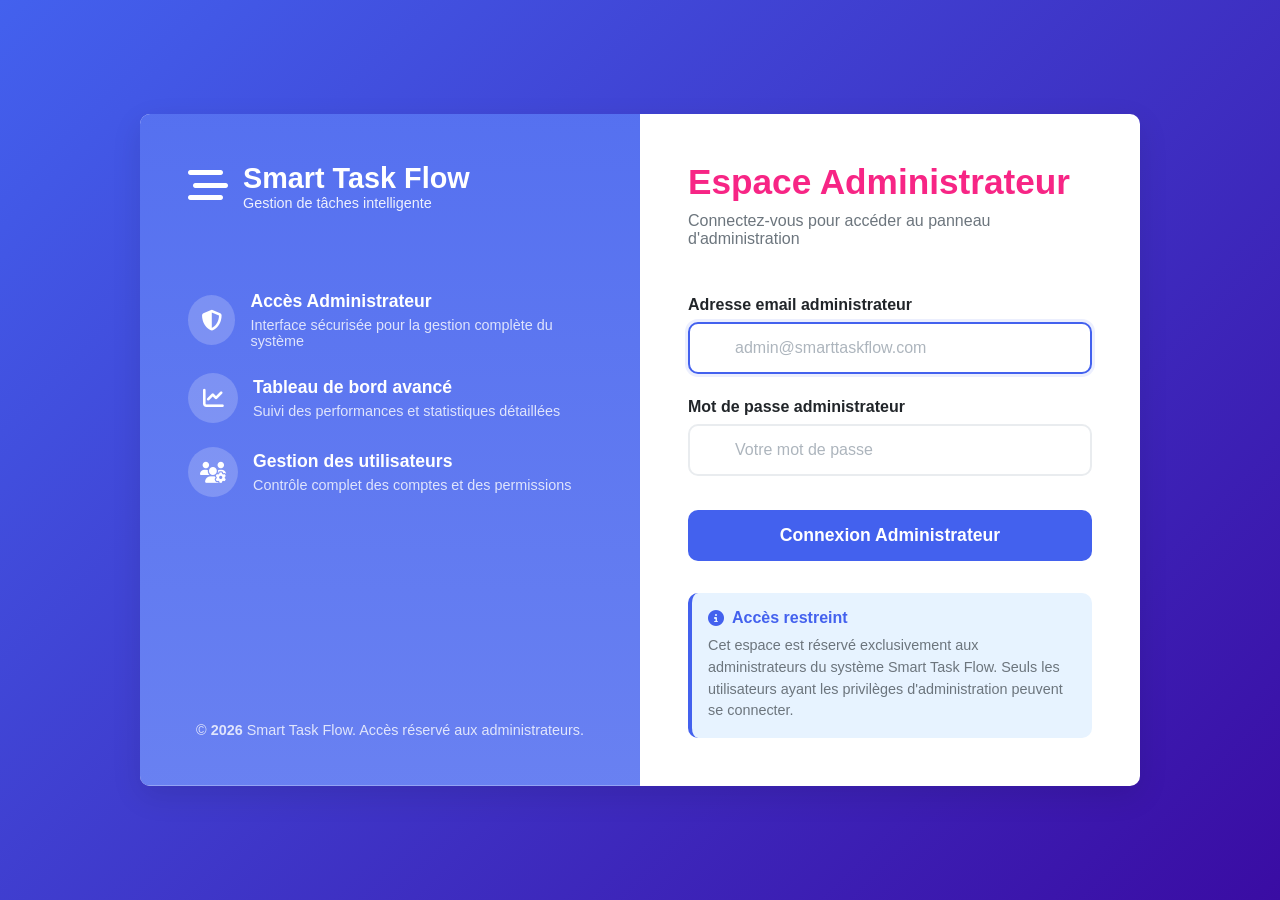
<file: SmartTaskFlow/wwwroot/index.html>
﻿<!DOCTYPE html>
<html lang="fr">
<head>
    <meta charset="UTF-8">
    <meta name="viewport" content="width=device-width, initial-scale=1.0">
    <title>Connexion Admin - Smart Task Flow</title>
    <link rel="stylesheet" href="https://cdnjs.cloudflare.com/ajax/libs/font-awesome/6.4.0/css/all.min.css">
    <style>
        :root {
            --primary-color: #4361ee;
            --primary-dark: #3f37c9;
            --success-color: #4cc9f0;
            --light-color: #f8f9fa;
            --dark-color: #212529;
            --gray-color: #6c757d;
            --light-gray: #e9ecef;
            --border-radius: 10px;
            --box-shadow: 0 10px 30px rgba(0, 0, 0, 0.1);
            --transition: all 0.3s ease;
        }

        * {
            margin: 0;
            padding: 0;
            box-sizing: border-box;
            font-family: 'Segoe UI', Tahoma, Geneva, Verdana, sans-serif;
        }

        body {
            background: linear-gradient(135deg, #4361ee 0%, #3a0ca3 100%);
            min-height: 100vh;
            display: flex;
            justify-content: center;
            align-items: center;
            padding: 20px;
        }

        .login-container {
            display: flex;
            width: 100%;
            max-width: 1000px;
            background-color: white;
            border-radius: var(--border-radius);
            overflow: hidden;
            box-shadow: var(--box-shadow);
            min-height: 600px;
        }

        .login-left {
            flex: 1;
            background: linear-gradient(rgba(67, 97, 238, 0.9), rgba(67, 97, 238, 0.8)), url('https://images.unsplash.com/photo-1557804506-669a67965ba0?ixlib=rb-4.0.3&auto=format&fit=crop&w=500&q=80');
            background-size: cover;
            background-position: center;
            color: white;
            padding: 3rem;
            display: flex;
            flex-direction: column;
            justify-content: center;
        }

        .login-right {
            flex: 1;
            padding: 3rem;
            display: flex;
            flex-direction: column;
            justify-content: center;
        }

        .brand {
            display: flex;
            align-items: center;
            margin-bottom: 2rem;
        }

        .brand-logo {
            font-size: 2.5rem;
            color: white; /* Logo en blanc */
            margin-right: 15px;
        }

        .brand h1 {
            color: white; /* Smart Task Flow en blanc */
            font-size: 1.8rem;
            font-weight: 700;
        }

        .brand p {
            color: white; /* "Gestion de tâches intelligente" en blanc */
            font-size: 0.9rem;
            opacity: 0.9;
        }

        .welcome-text {
            margin-bottom: 3rem;
        }

            .welcome-text h2 {
                font-size: 2.2rem;
                margin-bottom: 10px;
                color: #f72585; /* "Espace Administrateur" en rose */
                font-weight: 700;
            }

            .welcome-text p {
                color: var(--gray-color);
                font-size: 1rem;
            }

        .login-form {
            width: 100%;
        }

        .form-group {
            margin-bottom: 1.5rem;
            position: relative;
        }

        .form-label {
            display: block;
            margin-bottom: 8px;
            font-weight: 600;
            color: var(--dark-color);
        }

        .input-with-icon {
            position: relative;
        }

        .input-icon {
            position: absolute;
            left: 15px;
            top: 50%;
            transform: translateY(-50%);
            color: var(--gray-color);
            font-size: 1.1rem;
        }

        .form-input {
            width: 100%;
            padding: 15px 15px 15px 45px;
            border: 2px solid var(--light-gray);
            border-radius: var(--border-radius);
            font-size: 1rem;
            transition: var(--transition);
            outline: none;
        }

            .form-input:focus {
                border-color: var(--primary-color);
                box-shadow: 0 0 0 3px rgba(67, 97, 238, 0.1);
            }

            .form-input::placeholder {
                color: #adb5bd;
            }

        .login-btn {
            width: 100%;
            padding: 15px;
            background-color: var(--primary-color);
            color: white;
            border: none;
            border-radius: var(--border-radius);
            font-size: 1.1rem;
            font-weight: 600;
            cursor: pointer;
            transition: var(--transition);
            margin-top: 10px;
        }

            .login-btn:hover {
                background-color: var(--primary-dark);
                transform: translateY(-2px);
                box-shadow: 0 5px 15px rgba(67, 97, 238, 0.3);
            }

            .login-btn:active {
                transform: translateY(0);
            }

        .error-message {
            background-color: #f8d7da;
            color: #721c24;
            padding: 12px;
            border-radius: var(--border-radius);
            margin-top: 1rem;
            text-align: center;
            display: none;
            border-left: 4px solid #f5c6cb;
        }

            .error-message.show {
                display: block;
            }

            .error-message i {
                margin-right: 8px;
            }

        .admin-note {
            background-color: #e7f3ff;
            border-left: 4px solid var(--primary-color);
            padding: 1rem;
            margin-top: 2rem;
            border-radius: var(--border-radius);
        }

            .admin-note h4 {
                color: var(--primary-color);
                margin-bottom: 0.5rem;
                display: flex;
                align-items: center;
                gap: 8px;
            }

            .admin-note p {
                color: var(--gray-color);
                font-size: 0.9rem;
                line-height: 1.5;
            }

        .login-features {
            margin-top: 3rem;
        }

        .feature {
            display: flex;
            align-items: center;
            margin-bottom: 1.5rem;
        }

        .feature-icon {
            width: 50px;
            height: 50px;
            background-color: rgba(255, 255, 255, 0.2); /* Fond blanc transparent */
            border-radius: 50%;
            display: flex;
            align-items: center;
            justify-content: center;
            margin-right: 15px;
            color: white; /* Icônes en blanc */
            font-size: 1.3rem;
        }

        .feature h3 {
            font-size: 1.1rem;
            margin-bottom: 5px;
            color: white; /* Titres des features en blanc */
        }

        .feature p {
            font-size: 0.9rem;
            color: rgba(255, 255, 255, 0.8); /* Textes des features en blanc légèrement transparent */
        }

        .footer-text {
            margin-top: auto;
            font-size: 0.9rem;
            color: white; /* Texte du footer en blanc */
            text-align: center;
            opacity: 0.8;
        }

            .footer-text span {
                color: white; /* Année en blanc */
                font-weight: 600;
            }

        /* Responsive */
        @media (max-width: 768px) {
            .login-container {
                flex-direction: column;
                max-width: 500px;
            }

            .login-left {
                padding: 2rem;
                min-height: 300px;
            }

            .login-right {
                padding: 2rem;
            }

            .welcome-text h2 {
                font-size: 1.8rem;
            }
        }

        @media (max-width: 480px) {
            body {
                padding: 10px;
            }

            .login-left, .login-right {
                padding: 1.5rem;
            }

            .brand h1 {
                font-size: 1.5rem;
            }

            .welcome-text h2 {
                font-size: 1.6rem;
            }

            .feature {
                flex-direction: column;
                text-align: center;
            }

            .feature-icon {
                margin-right: 0;
                margin-bottom: 10px;
            }
        }

        /* Animation pour le bouton de chargement */
        .loading {
            position: relative;
            pointer-events: none;
        }

            .loading::after {
                content: '';
                position: absolute;
                width: 20px;
                height: 20px;
                top: 50%;
                left: 50%;
                margin: -10px 0 0 -10px;
                border: 2px solid rgba(255, 255, 255, 0.3);
                border-top: 2px solid white;
                border-radius: 50%;
                animation: spin 1s linear infinite;
            }

        @keyframes spin {
            0% {
                transform: rotate(0deg);
            }

            100% {
                transform: rotate(360deg);
            }
        }
    </style>
</head>
<body>
    <div class="login-container">
        <!-- Section gauche avec informations -->
        <div class="login-left">
            <div class="brand">
                <div class="brand-logo">
                    <i class="fas fa-stream"></i>
                </div>
                <div>
                    <h1>Smart Task Flow</h1>
                    <p>Gestion de tâches intelligente</p>
                </div>
            </div>

            <div class="login-features">
                <div class="feature">
                    <div class="feature-icon">
                        <i class="fas fa-shield-alt"></i>
                    </div>
                    <div>
                        <h3>Accès Administrateur</h3>
                        <p>Interface sécurisée pour la gestion complète du système</p>
                    </div>
                </div>

                <div class="feature">
                    <div class="feature-icon">
                        <i class="fas fa-chart-line"></i>
                    </div>
                    <div>
                        <h3>Tableau de bord avancé</h3>
                        <p>Suivi des performances et statistiques détaillées</p>
                    </div>
                </div>

                <div class="feature">
                    <div class="feature-icon">
                        <i class="fas fa-users-cog"></i>
                    </div>
                    <div>
                        <h3>Gestion des utilisateurs</h3>
                        <p>Contrôle complet des comptes et des permissions</p>
                    </div>
                </div>
            </div>

            <div class="footer-text">
                <p>© <span>2026</span> Smart Task Flow. Accès réservé aux administrateurs.</p>
            </div>
        </div>

        <!-- Section droite avec formulaire -->
        <div class="login-right">
            <div class="welcome-text">
                <h2>Espace Administrateur</h2>
                <p>Connectez-vous pour accéder au panneau d'administration</p>
            </div>

            <form id="loginForm" class="login-form">
                <div class="form-group">
                    <label class="form-label" for="email">Adresse email administrateur</label>
                    <div class="input-with-icon">
                        <i class="fas fa-envelope input-icon"></i>
                        <input type="email" id="email" class="form-input" placeholder="admin@smarttaskflow.com" required>
                    </div>
                </div>

                <div class="form-group">
                    <label class="form-label" for="password">Mot de passe administrateur</label>
                    <div class="input-with-icon">
                        <i class="fas fa-lock input-icon"></i>
                        <input type="password" id="password" class="form-input" placeholder="Votre mot de passe" required>
                    </div>
                </div>

                <button type="submit" class="login-btn" id="submitBtn">
                    <span id="btnText">Connexion Administrateur</span>
                </button>

                <div class="error-message" id="errorMessage">
                    <i class="fas fa-exclamation-circle"></i>
                    <span id="errorText">Email ou mot de passe incorrect</span>
                </div>

                <div class="admin-note">
                    <h4><i class="fas fa-info-circle"></i> Accès restreint</h4>
                    <p>
                        Cet espace est réservé exclusivement aux administrateurs du système Smart Task Flow.
                        Seuls les utilisateurs ayant les privilèges d'administration peuvent se connecter.
                    </p>
                </div>
            </form>
        </div>
    </div>

    <script>
        document.getElementById("loginForm").addEventListener("submit", async function (e) {
            e.preventDefault();

            // Afficher l'état de chargement
            const submitBtn = document.getElementById("submitBtn");
            const btnText = document.getElementById("btnText");
            const errorMessage = document.getElementById("errorMessage");

            submitBtn.classList.add("loading");
            btnText.style.visibility = "hidden";
            errorMessage.classList.remove("show");

            const email = document.getElementById("email").value;
            const password = document.getElementById("password").value;

            try {
                const response = await fetch("/api/account/login", {
                    method: "POST",
                    headers: {
                        "Content-Type": "application/json"
                    },
                    body: JSON.stringify({ email, password })
                });

                if (!response.ok) {
                    throw new Error("Identifiants administrateur incorrects");
                }

                const data = await response.json();

                // Vérifier que l'utilisateur est bien un administrateur
                if (data.user.role !== "Admin") {
                    throw new Error("Accès refusé : privilèges administrateur requis");
                }

                // Sauvegarde JWT + infos utilisateur
                localStorage.setItem("authToken", data.token);
                localStorage.setItem("userRole", data.user.role);
                localStorage.setItem("userName", data.user.name);

                // Redirection vers le dashboard admin
                window.location.href = "/Frontend/admin-dashboard.html";

            } catch (error) {
                // Afficher l'erreur
                document.getElementById("errorText").textContent = error.message;
                errorMessage.classList.add("show");

                // Réinitialiser le bouton
                submitBtn.classList.remove("loading");
                btnText.style.visibility = "visible";
            }
        });

        // Animation d'entrée pour les champs de formulaire
        document.querySelectorAll('.form-input').forEach((input, index) => {
            input.style.opacity = "0";
            input.style.transform = "translateY(20px)";

            setTimeout(() => {
                input.style.transition = "opacity 0.5s ease, transform 0.5s ease";
                input.style.opacity = "1";
                input.style.transform = "translateY(0)";
            }, 100 + index * 100);
        });

        // Focus sur le champ email au chargement
        document.getElementById("email").focus();

        // Empêcher l'accès aux utilisateurs non-admin
        window.addEventListener('load', function () {
            const token = localStorage.getItem("authToken");
            const role = localStorage.getItem("userRole");

            // Si l'utilisateur est déjà connecté en tant qu'admin, rediriger vers le dashboard
            if (token && role === "Admin") {
                window.location.href = "/Frontend/admin-dashboard.html";
            }

            // Si l'utilisateur est connecté mais n'est pas admin, le déconnecter
            if (token && role !== "Admin") {
                localStorage.clear();
                document.getElementById("errorText").textContent =
                    "Votre compte ne dispose pas des privilèges administrateur. Veuillez vous reconnecter.";
                document.getElementById("errorMessage").classList.add("show");
            }
        });
    </script>
</body>
</html>
</file>
